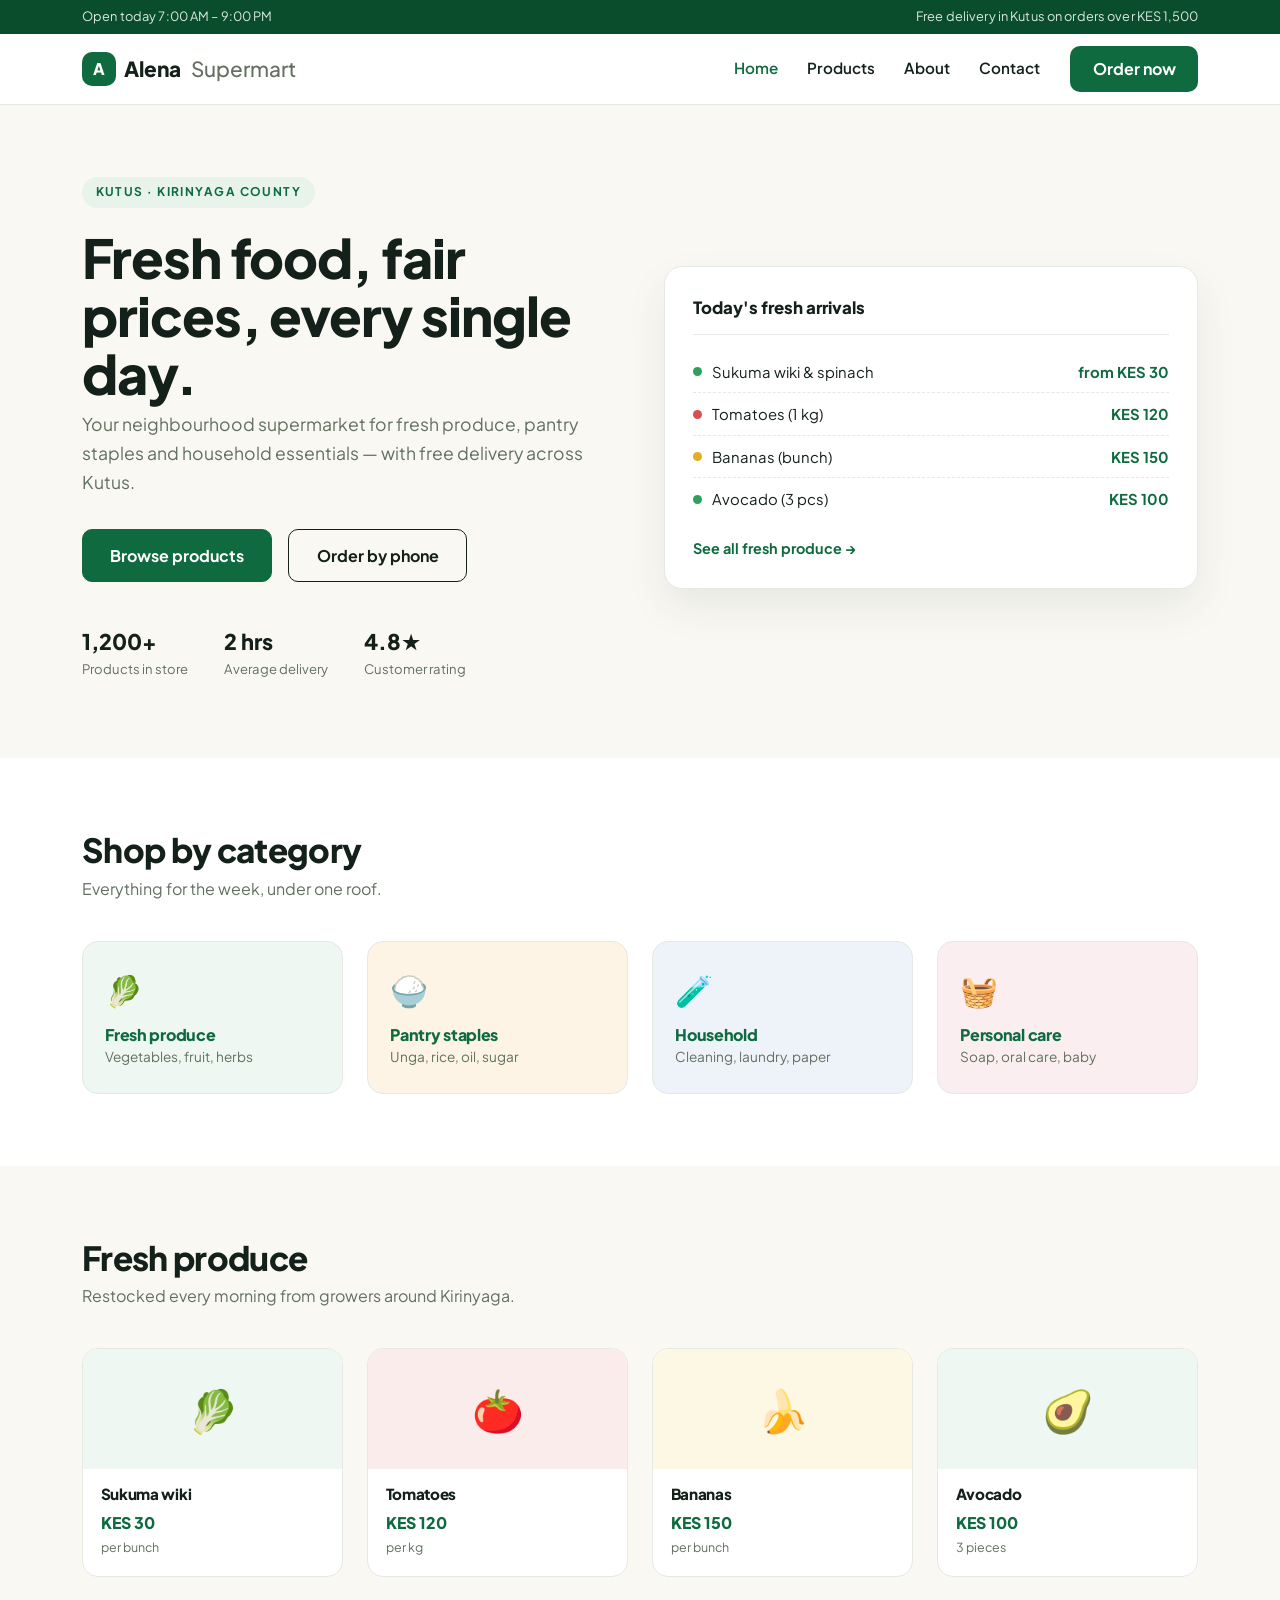
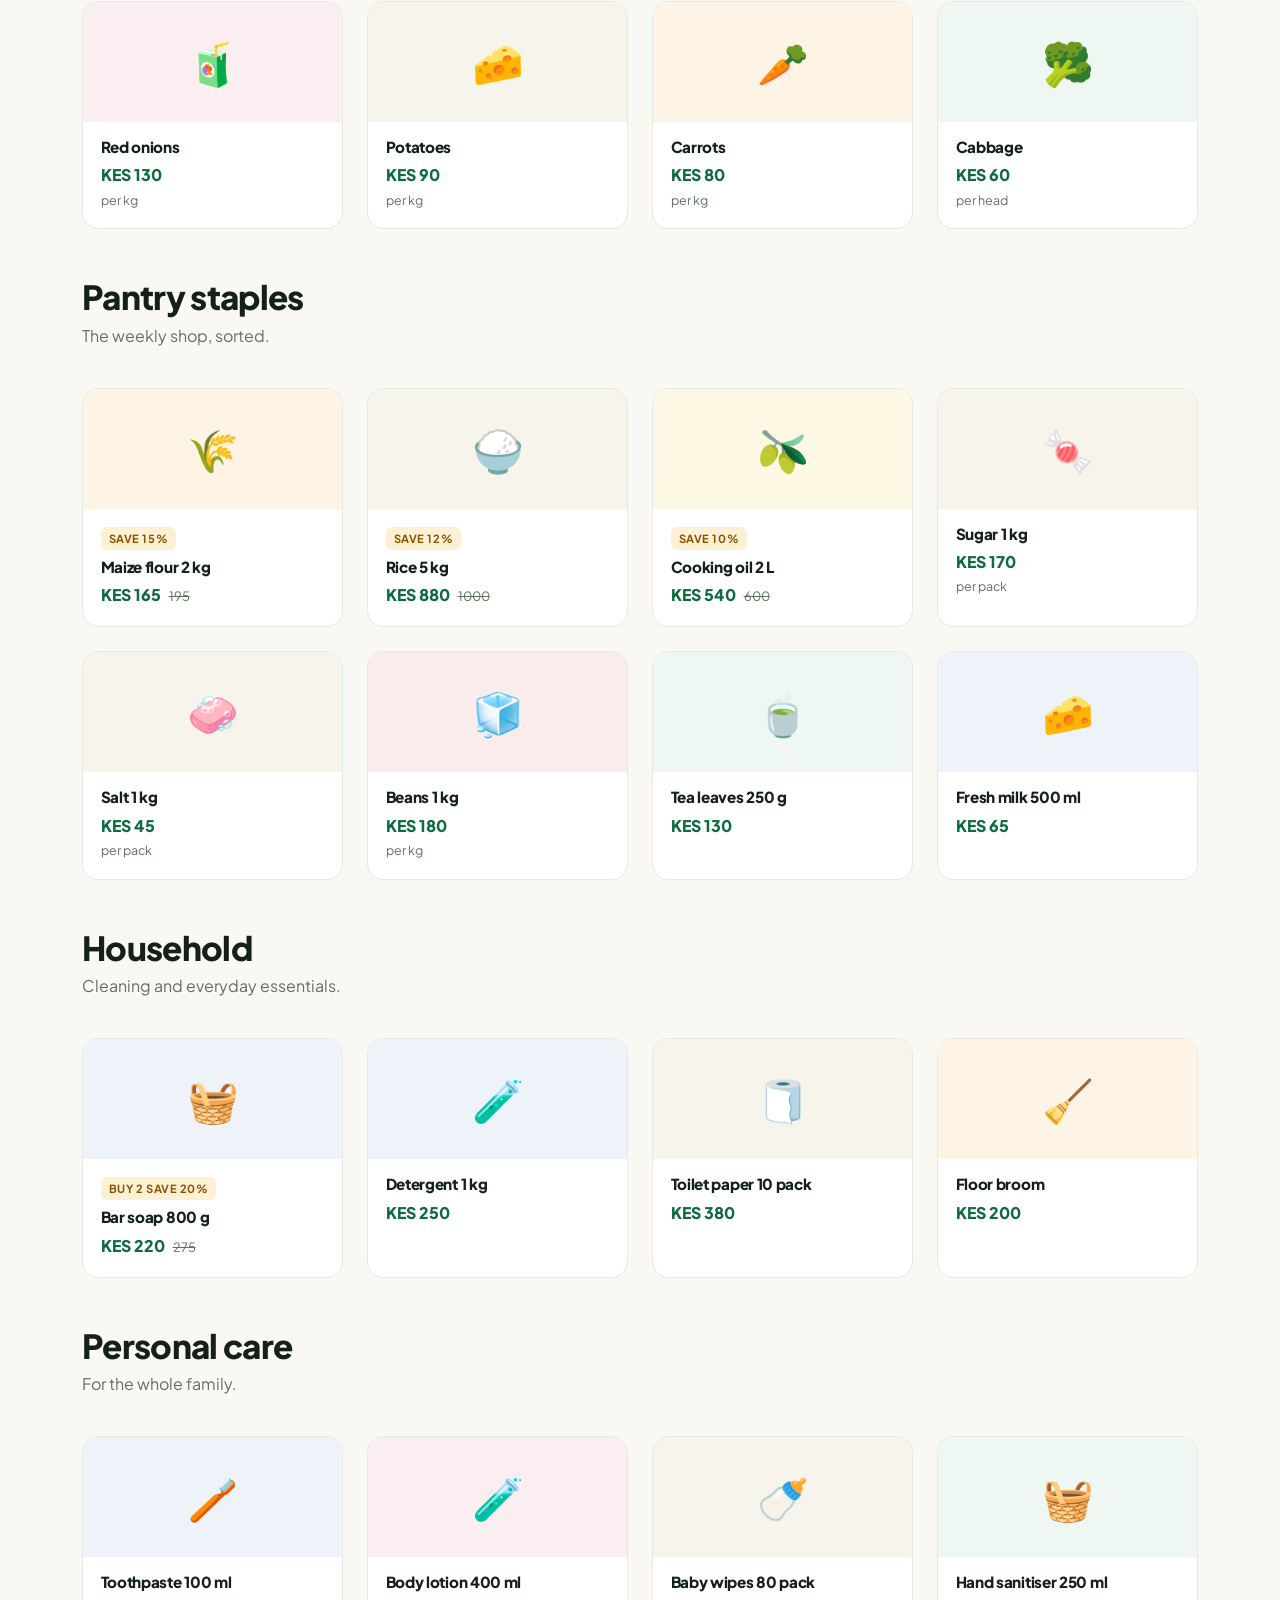
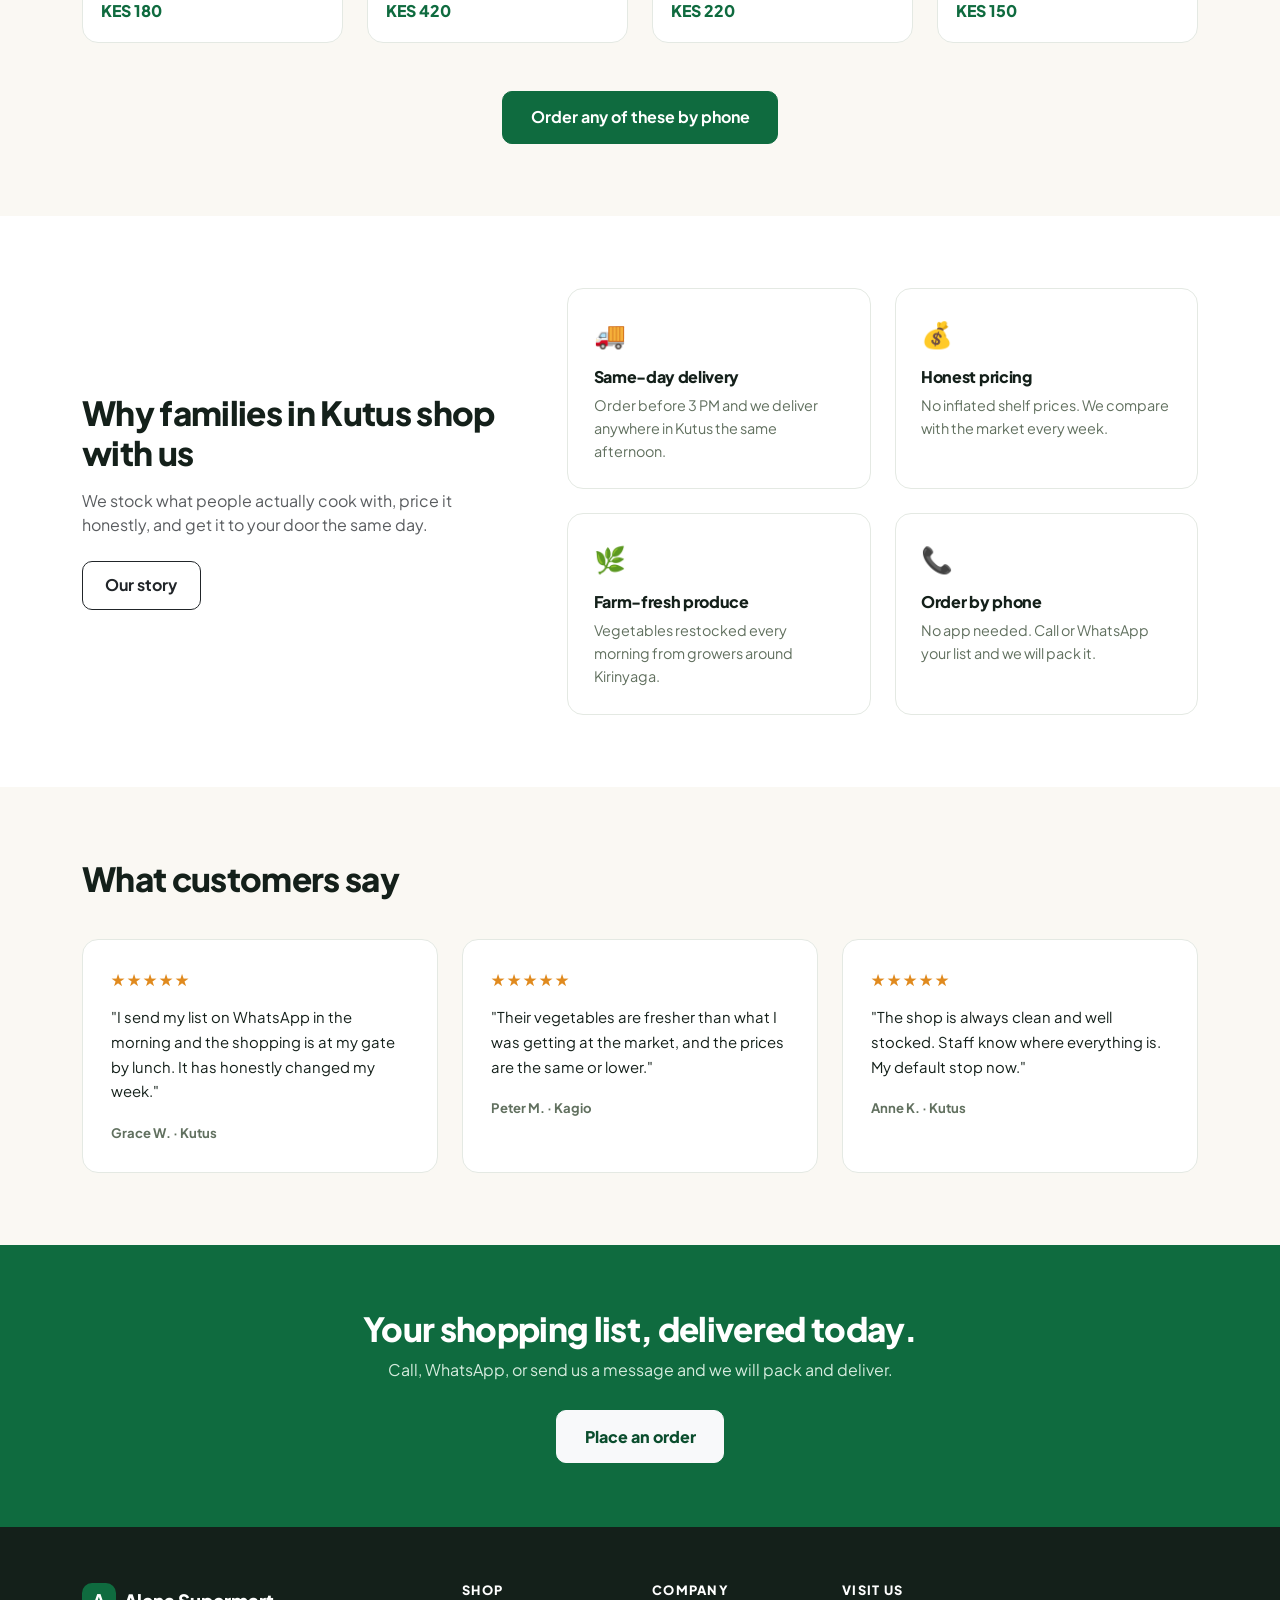
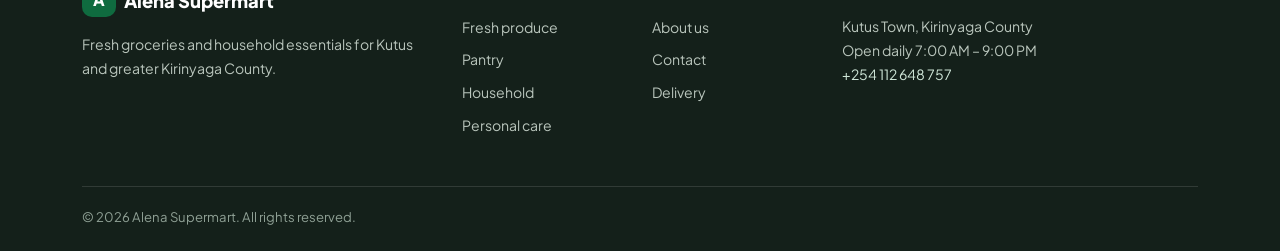
<file: index.html>
<!doctype html>
<html lang="en">
<head>
<meta charset="utf-8">
<meta name="viewport" content="width=device-width, initial-scale=1">
<title>Alena Supermart — Fresh Groceries in Kutus, Kirinyaga</title>
<meta name="description" content="Alena Supermart: fresh produce, pantry staples and household essentials in Kutus, Kirinyaga. Free delivery on orders over KES 1,500.">
<link rel="preconnect" href="https://fonts.googleapis.com">
<link rel="preconnect" href="https://fonts.gstatic.com" crossorigin>
<link href="https://fonts.googleapis.com/css2?family=Plus+Jakarta+Sans:wght@400;500;600;700;800&display=swap" rel="stylesheet">
<link href="https://cdn.jsdelivr.net/npm/bootstrap@5.3.3/dist/css/bootstrap.min.css" rel="stylesheet">
<link href="css/custom.css" rel="stylesheet">
</head>
<body>

<div class="topbar">
  <div class="container d-flex justify-content-between align-items-center">
    <span>Open today 7:00 AM – 9:00 PM</span>
    <span class="d-none d-md-inline">Free delivery in Kutus on orders over KES 1,500</span>
  </div>
</div>

<nav class="navbar navbar-expand-lg sticky-top site-nav">
  <div class="container">
    <a class="navbar-brand" href="index.html"><span class="brand-mark">A</span> Alena<span class="brand-thin">Supermart</span></a>
    <button class="navbar-toggler" type="button" data-bs-toggle="collapse" data-bs-target="#mainNav" aria-label="Menu">
      <span class="navbar-toggler-icon"></span>
    </button>
    <div class="collapse navbar-collapse" id="mainNav">
      <ul class="navbar-nav ms-auto align-items-lg-center">
        <li class="nav-item"><a class="nav-link active" href="index.html">Home</a></li>
        <li class="nav-item"><a class="nav-link" href="index.html#products">Products</a></li>
        <li class="nav-item"><a class="nav-link" href="about.html">About</a></li>
        <li class="nav-item"><a class="nav-link" href="contact.html">Contact</a></li>
        <li class="nav-item ms-lg-3"><a class="btn btn-order" href="contact.html">Order now</a></li>
      </ul>
    </div>
  </div>
</nav>

<header class="hero">
  <div class="container">
    <div class="row align-items-center g-5">
      <div class="col-lg-6">
        <span class="eyebrow">Kutus &middot; Kirinyaga County</span>
        <h1>Fresh food, fair prices, every single day.</h1>
        <p class="hero-sub">Your neighbourhood supermarket for fresh produce, pantry staples and household essentials &mdash; with free delivery across Kutus.</p>
        <div class="d-flex flex-wrap gap-3">
          <a href="#products" class="btn btn-primary btn-lg">Browse products</a>
          <a href="contact.html" class="btn btn-ghost btn-lg">Order by phone</a>
        </div>
        <div class="hero-stats">
          <div><strong>1,200+</strong><span>Products in store</span></div>
          <div><strong>2 hrs</strong><span>Average delivery</span></div>
          <div><strong>4.8&#9733;</strong><span>Customer rating</span></div>
        </div>
      </div>
      <div class="col-lg-6">
        <div class="hero-panel">
          <div class="hero-panel-head">Today's fresh arrivals</div>
          <ul class="arrivals">
            <li><span class="dot dot-green"></span>Sukuma wiki &amp; spinach <em>from KES 30</em></li>
            <li><span class="dot dot-red"></span>Tomatoes (1 kg) <em>KES 120</em></li>
            <li><span class="dot dot-yellow"></span>Bananas (bunch) <em>KES 150</em></li>
            <li><span class="dot dot-green"></span>Avocado (3 pcs) <em>KES 100</em></li>
          </ul>
          <a href="#products" class="panel-link">See all fresh produce &rarr;</a>
        </div>
      </div>
    </div>
  </div>
</header>

<section class="section">
  <div class="container">
    <div class="section-head">
      <h2>Shop by category</h2>
      <p>Everything for the week, under one roof.</p>
    </div>
    <div class="row g-4">
      <div class="col-6 col-lg-3">
        <a href="#fresh" class="cat-card cat-green">
          <span class="cat-emoji">&#129388;</span>
          <h3>Fresh produce</h3>
          <p>Vegetables, fruit, herbs</p>
        </a>
      </div>
      <div class="col-6 col-lg-3">
        <a href="#pantry" class="cat-card cat-amber">
          <span class="cat-emoji">&#127834;</span>
          <h3>Pantry staples</h3>
          <p>Unga, rice, oil, sugar</p>
        </a>
      </div>
      <div class="col-6 col-lg-3">
        <a href="#household" class="cat-card cat-blue">
          <span class="cat-emoji">&#129514;</span>
          <h3>Household</h3>
          <p>Cleaning, laundry, paper</p>
        </a>
      </div>
      <div class="col-6 col-lg-3">
        <a href="#care" class="cat-card cat-rose">
          <span class="cat-emoji">&#129530;</span>
          <h3>Personal care</h3>
          <p>Soap, oral care, baby</p>
        </a>
      </div>
    </div>
  </div>
</section>

<section class="section section-tint" id="products">
  <div class="container">

    <div class="section-head" id="fresh">
      <h2>Fresh produce</h2>
      <p>Restocked every morning from growers around Kirinyaga.</p>
    </div>
    <div class="row g-4 mb-5">
      <div class="col-6 col-md-4 col-lg-3">
        <div class="product-card">
          <div class="product-img pi-green">&#129388;</div>
          <div class="product-body"><h3>Sukuma wiki</h3><p class="product-price"><span class="now">KES 30</span></p><p class="unit">per bunch</p></div>
        </div>
      </div>
      <div class="col-6 col-md-4 col-lg-3">
        <div class="product-card">
          <div class="product-img pi-red">&#127813;</div>
          <div class="product-body"><h3>Tomatoes</h3><p class="product-price"><span class="now">KES 120</span></p><p class="unit">per kg</p></div>
        </div>
      </div>
      <div class="col-6 col-md-4 col-lg-3">
        <div class="product-card">
          <div class="product-img pi-yellow">&#127820;</div>
          <div class="product-body"><h3>Bananas</h3><p class="product-price"><span class="now">KES 150</span></p><p class="unit">per bunch</p></div>
        </div>
      </div>
      <div class="col-6 col-md-4 col-lg-3">
        <div class="product-card">
          <div class="product-img pi-green">&#129361;</div>
          <div class="product-body"><h3>Avocado</h3><p class="product-price"><span class="now">KES 100</span></p><p class="unit">3 pieces</p></div>
        </div>
      </div>
      <div class="col-6 col-md-4 col-lg-3">
        <div class="product-card">
          <div class="product-img pi-rose">&#129475;</div>
          <div class="product-body"><h3>Red onions</h3><p class="product-price"><span class="now">KES 130</span></p><p class="unit">per kg</p></div>
        </div>
      </div>
      <div class="col-6 col-md-4 col-lg-3">
        <div class="product-card">
          <div class="product-img pi-cream">&#129472;</div>
          <div class="product-body"><h3>Potatoes</h3><p class="product-price"><span class="now">KES 90</span></p><p class="unit">per kg</p></div>
        </div>
      </div>
      <div class="col-6 col-md-4 col-lg-3">
        <div class="product-card">
          <div class="product-img pi-amber">&#129365;</div>
          <div class="product-body"><h3>Carrots</h3><p class="product-price"><span class="now">KES 80</span></p><p class="unit">per kg</p></div>
        </div>
      </div>
      <div class="col-6 col-md-4 col-lg-3">
        <div class="product-card">
          <div class="product-img pi-green">&#129382;</div>
          <div class="product-body"><h3>Cabbage</h3><p class="product-price"><span class="now">KES 60</span></p><p class="unit">per head</p></div>
        </div>
      </div>
    </div>

    <div class="section-head" id="pantry">
      <h2>Pantry staples</h2>
      <p>The weekly shop, sorted.</p>
    </div>
    <div class="row g-4 mb-5">
      <div class="col-6 col-md-4 col-lg-3">
        <div class="product-card">
          <div class="product-img pi-amber">&#127806;</div>
          <div class="product-body"><span class="badge-offer">Save 15%</span><h3>Maize flour 2 kg</h3><p class="product-price"><span class="now">KES 165</span><span class="was">195</span></p></div>
        </div>
      </div>
      <div class="col-6 col-md-4 col-lg-3">
        <div class="product-card">
          <div class="product-img pi-cream">&#127834;</div>
          <div class="product-body"><span class="badge-offer">Save 12%</span><h3>Rice 5 kg</h3><p class="product-price"><span class="now">KES 880</span><span class="was">1000</span></p></div>
        </div>
      </div>
      <div class="col-6 col-md-4 col-lg-3">
        <div class="product-card">
          <div class="product-img pi-yellow">&#129746;</div>
          <div class="product-body"><span class="badge-offer">Save 10%</span><h3>Cooking oil 2 L</h3><p class="product-price"><span class="now">KES 540</span><span class="was">600</span></p></div>
        </div>
      </div>
      <div class="col-6 col-md-4 col-lg-3">
        <div class="product-card">
          <div class="product-img pi-cream">&#127852;</div>
          <div class="product-body"><h3>Sugar 1 kg</h3><p class="product-price"><span class="now">KES 170</span></p><p class="unit">per pack</p></div>
        </div>
      </div>
      <div class="col-6 col-md-4 col-lg-3">
        <div class="product-card">
          <div class="product-img pi-cream">&#129532;</div>
          <div class="product-body"><h3>Salt 1 kg</h3><p class="product-price"><span class="now">KES 45</span></p><p class="unit">per pack</p></div>
        </div>
      </div>
      <div class="col-6 col-md-4 col-lg-3">
        <div class="product-card">
          <div class="product-img pi-red">&#129482;</div>
          <div class="product-body"><h3>Beans 1 kg</h3><p class="product-price"><span class="now">KES 180</span></p><p class="unit">per kg</p></div>
        </div>
      </div>
      <div class="col-6 col-md-4 col-lg-3">
        <div class="product-card">
          <div class="product-img pi-green">&#127861;</div>
          <div class="product-body"><h3>Tea leaves 250 g</h3><p class="product-price"><span class="now">KES 130</span></p></div>
        </div>
      </div>
      <div class="col-6 col-md-4 col-lg-3">
        <div class="product-card">
          <div class="product-img pi-blue">&#129472;</div>
          <div class="product-body"><h3>Fresh milk 500 ml</h3><p class="product-price"><span class="now">KES 65</span></p></div>
        </div>
      </div>
    </div>

    <div class="section-head" id="household">
      <h2>Household</h2>
      <p>Cleaning and everyday essentials.</p>
    </div>
    <div class="row g-4 mb-5">
      <div class="col-6 col-md-4 col-lg-3">
        <div class="product-card">
          <div class="product-img pi-blue">&#129530;</div>
          <div class="product-body"><span class="badge-offer">Buy 2 save 20%</span><h3>Bar soap 800 g</h3><p class="product-price"><span class="now">KES 220</span><span class="was">275</span></p></div>
        </div>
      </div>
      <div class="col-6 col-md-4 col-lg-3">
        <div class="product-card">
          <div class="product-img pi-blue">&#129514;</div>
          <div class="product-body"><h3>Detergent 1 kg</h3><p class="product-price"><span class="now">KES 250</span></p></div>
        </div>
      </div>
      <div class="col-6 col-md-4 col-lg-3">
        <div class="product-card">
          <div class="product-img pi-cream">&#129531;</div>
          <div class="product-body"><h3>Toilet paper 10 pack</h3><p class="product-price"><span class="now">KES 380</span></p></div>
        </div>
      </div>
      <div class="col-6 col-md-4 col-lg-3">
        <div class="product-card">
          <div class="product-img pi-amber">&#129529;</div>
          <div class="product-body"><h3>Floor broom</h3><p class="product-price"><span class="now">KES 200</span></p></div>
        </div>
      </div>
    </div>

    <div class="section-head" id="care">
      <h2>Personal care</h2>
      <p>For the whole family.</p>
    </div>
    <div class="row g-4">
      <div class="col-6 col-md-4 col-lg-3">
        <div class="product-card">
          <div class="product-img pi-blue">&#129701;</div>
          <div class="product-body"><h3>Toothpaste 100 ml</h3><p class="product-price"><span class="now">KES 180</span></p></div>
        </div>
      </div>
      <div class="col-6 col-md-4 col-lg-3">
        <div class="product-card">
          <div class="product-img pi-rose">&#129514;</div>
          <div class="product-body"><h3>Body lotion 400 ml</h3><p class="product-price"><span class="now">KES 420</span></p></div>
        </div>
      </div>
      <div class="col-6 col-md-4 col-lg-3">
        <div class="product-card">
          <div class="product-img pi-cream">&#127868;</div>
          <div class="product-body"><h3>Baby wipes 80 pack</h3><p class="product-price"><span class="now">KES 220</span></p></div>
        </div>
      </div>
      <div class="col-6 col-md-4 col-lg-3">
        <div class="product-card">
          <div class="product-img pi-green">&#129530;</div>
          <div class="product-body"><h3>Hand sanitiser 250 ml</h3><p class="product-price"><span class="now">KES 150</span></p></div>
        </div>
      </div>
    </div>

    <div class="text-center mt-5">
      <a href="contact.html" class="btn btn-primary btn-lg">Order any of these by phone</a>
    </div>
  </div>
</section>

<section class="section">
  <div class="container">
    <div class="row g-5 align-items-center">
      <div class="col-lg-5">
        <h2 class="mb-3">Why families in Kutus shop with us</h2>
        <p class="text-muted mb-4">We stock what people actually cook with, price it honestly, and get it to your door the same day.</p>
        <a href="about.html" class="btn btn-outline-dark">Our story</a>
      </div>
      <div class="col-lg-7">
        <div class="row g-4">
          <div class="col-sm-6">
            <div class="value-card"><span class="value-icon">&#128666;</span><h3>Same-day delivery</h3><p>Order before 3 PM and we deliver anywhere in Kutus the same afternoon.</p></div>
          </div>
          <div class="col-sm-6">
            <div class="value-card"><span class="value-icon">&#128176;</span><h3>Honest pricing</h3><p>No inflated shelf prices. We compare with the market every week.</p></div>
          </div>
          <div class="col-sm-6">
            <div class="value-card"><span class="value-icon">&#127807;</span><h3>Farm-fresh produce</h3><p>Vegetables restocked every morning from growers around Kirinyaga.</p></div>
          </div>
          <div class="col-sm-6">
            <div class="value-card"><span class="value-icon">&#128222;</span><h3>Order by phone</h3><p>No app needed. Call or WhatsApp your list and we will pack it.</p></div>
          </div>
        </div>
      </div>
    </div>
  </div>
</section>

<section class="section section-tint">
  <div class="container">
    <div class="section-head">
      <h2>What customers say</h2>
    </div>
    <div class="row g-4">
      <div class="col-md-4">
        <div class="quote-card">
          <div class="stars">&#9733;&#9733;&#9733;&#9733;&#9733;</div>
          <p>"I send my list on WhatsApp in the morning and the shopping is at my gate by lunch. It has honestly changed my week."</p>
          <span class="quote-name">Grace W. &middot; Kutus</span>
        </div>
      </div>
      <div class="col-md-4">
        <div class="quote-card">
          <div class="stars">&#9733;&#9733;&#9733;&#9733;&#9733;</div>
          <p>"Their vegetables are fresher than what I was getting at the market, and the prices are the same or lower."</p>
          <span class="quote-name">Peter M. &middot; Kagio</span>
        </div>
      </div>
      <div class="col-md-4">
        <div class="quote-card">
          <div class="stars">&#9733;&#9733;&#9733;&#9733;&#9733;</div>
          <p>"The shop is always clean and well stocked. Staff know where everything is. My default stop now."</p>
          <span class="quote-name">Anne K. &middot; Kutus</span>
        </div>
      </div>
    </div>
  </div>
</section>

<section class="cta-band">
  <div class="container text-center">
    <h2>Your shopping list, delivered today.</h2>
    <p>Call, WhatsApp, or send us a message and we will pack and deliver.</p>
    <a href="contact.html" class="btn btn-light btn-lg">Place an order</a>
  </div>
</section>

<footer class="site-footer">
  <div class="container">
    <div class="row g-4">
      <div class="col-lg-4">
        <a class="footer-brand" href="index.html"><span class="brand-mark">A</span> Alena Supermart</a>
        <p class="footer-text mt-3">Fresh groceries and household essentials for Kutus and greater Kirinyaga County.</p>
      </div>
      <div class="col-6 col-lg-2">
        <h4>Shop</h4>
        <ul>
          <li><a href="#fresh">Fresh produce</a></li>
          <li><a href="#pantry">Pantry</a></li>
          <li><a href="#household">Household</a></li>
          <li><a href="#care">Personal care</a></li>
        </ul>
      </div>
      <div class="col-6 col-lg-2">
        <h4>Company</h4>
        <ul>
          <li><a href="about.html">About us</a></li>
          <li><a href="contact.html">Contact</a></li>
          <li><a href="contact.html">Delivery</a></li>
        </ul>
      </div>
      <div class="col-lg-4">
        <h4>Visit us</h4>
        <p class="footer-text">Kutus Town, Kirinyaga County<br>Open daily 7:00 AM &ndash; 9:00 PM<br><a href="tel:+254112648757">+254 112 648 757</a></p>
      </div>
    </div>
    <div class="footer-bottom">&copy; <span id="year"></span> Alena Supermart. All rights reserved.</div>
  </div>
</footer>

<script src="https://cdn.jsdelivr.net/npm/bootstrap@5.3.3/dist/js/bootstrap.bundle.min.js"></script>
<script src="js/main.js"></script>
</body>
</html>
</file>
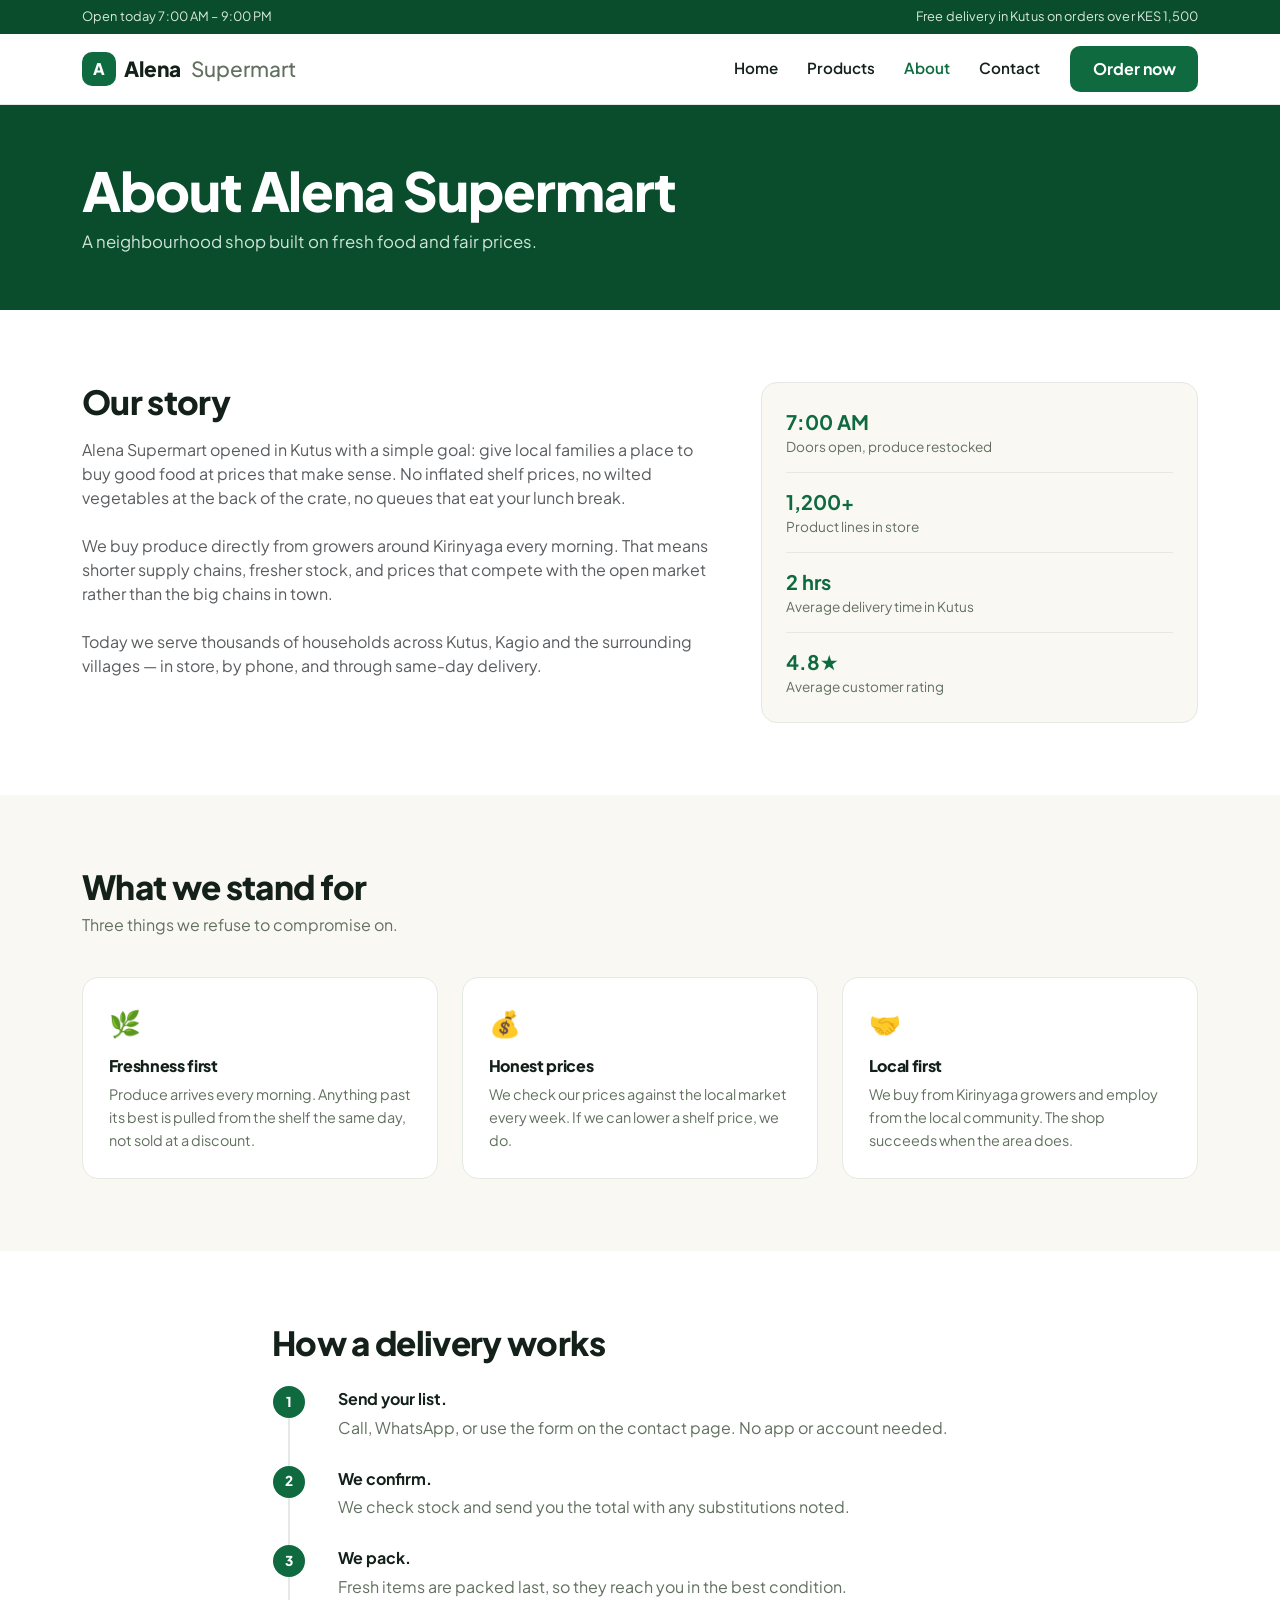
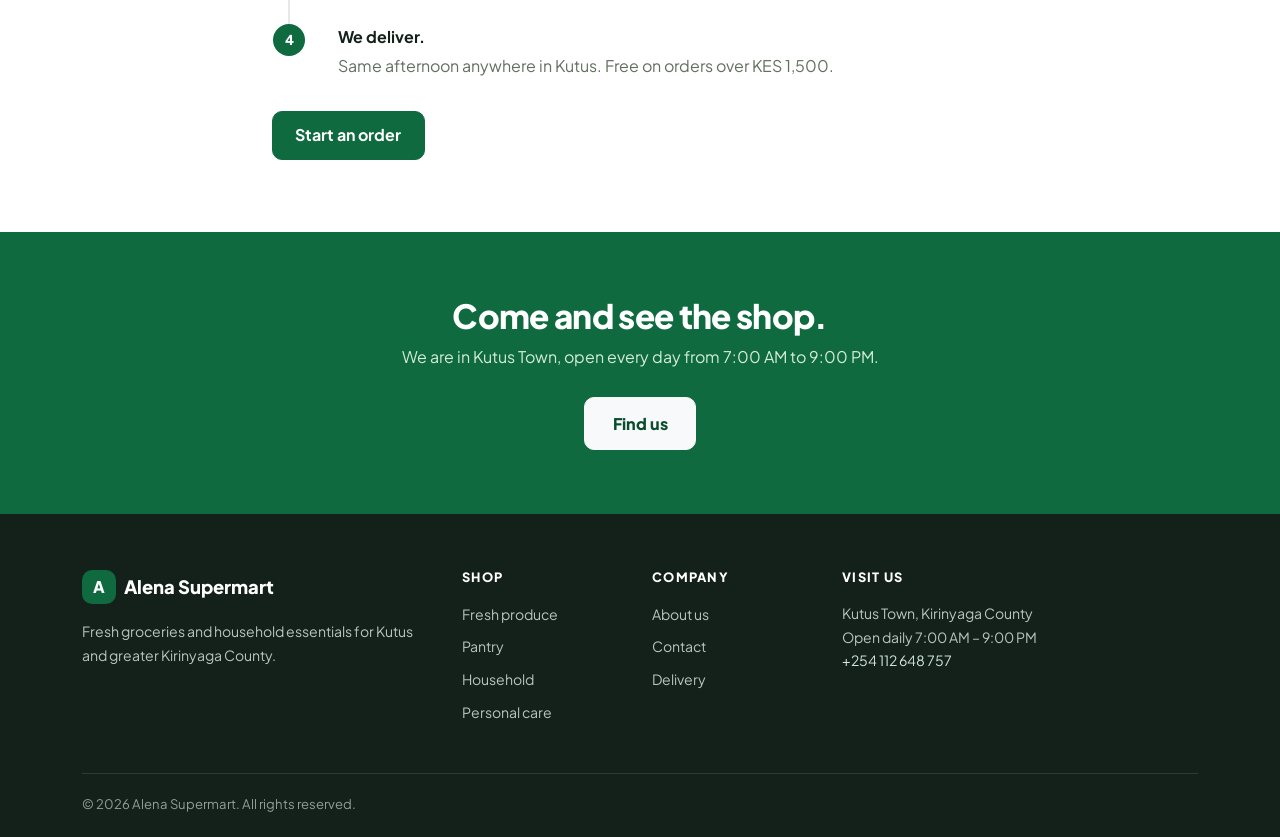
<file: about.html>
<!doctype html>
<html lang="en">
<head>
<meta charset="utf-8">
<meta name="viewport" content="width=device-width, initial-scale=1">
<title>About — Alena Supermart</title>
<meta name="description" content="Alena Supermart has served Kutus and Kirinyaga County with fresh groceries, fair prices and same-day delivery.">
<link rel="preconnect" href="https://fonts.googleapis.com">
<link rel="preconnect" href="https://fonts.gstatic.com" crossorigin>
<link href="https://fonts.googleapis.com/css2?family=Plus+Jakarta+Sans:wght@400;500;600;700;800&display=swap" rel="stylesheet">
<link href="https://cdn.jsdelivr.net/npm/bootstrap@5.3.3/dist/css/bootstrap.min.css" rel="stylesheet">
<link href="css/custom.css" rel="stylesheet">
</head>
<body>

<div class="topbar">
  <div class="container d-flex justify-content-between align-items-center">
    <span>Open today 7:00 AM &ndash; 9:00 PM</span>
    <span class="d-none d-md-inline">Free delivery in Kutus on orders over KES 1,500</span>
  </div>
</div>

<nav class="navbar navbar-expand-lg sticky-top site-nav">
  <div class="container">
    <a class="navbar-brand" href="index.html"><span class="brand-mark">A</span> Alena<span class="brand-thin">Supermart</span></a>
    <button class="navbar-toggler" type="button" data-bs-toggle="collapse" data-bs-target="#mainNav" aria-label="Menu">
      <span class="navbar-toggler-icon"></span>
    </button>
    <div class="collapse navbar-collapse" id="mainNav">
      <ul class="navbar-nav ms-auto align-items-lg-center">
        <li class="nav-item"><a class="nav-link" href="index.html">Home</a></li>
        <li class="nav-item"><a class="nav-link" href="index.html#products">Products</a></li>
        <li class="nav-item"><a class="nav-link active" href="about.html">About</a></li>
        <li class="nav-item"><a class="nav-link" href="contact.html">Contact</a></li>
        <li class="nav-item ms-lg-3"><a class="btn btn-order" href="contact.html">Order now</a></li>
      </ul>
    </div>
  </div>
</nav>

<header class="page-head">
  <div class="container">
    <h1>About Alena Supermart</h1>
    <p>A neighbourhood shop built on fresh food and fair prices.</p>
  </div>
</header>

<section class="section">
  <div class="container">
    <div class="row g-5 align-items-start">
      <div class="col-lg-7">
        <h2 class="mb-3">Our story</h2>
        <p class="text-muted mb-4">Alena Supermart opened in Kutus with a simple goal: give local families a place to buy good food at prices that make sense. No inflated shelf prices, no wilted vegetables at the back of the crate, no queues that eat your lunch break.</p>
        <p class="text-muted mb-4">We buy produce directly from growers around Kirinyaga every morning. That means shorter supply chains, fresher stock, and prices that compete with the open market rather than the big chains in town.</p>
        <p class="text-muted">Today we serve thousands of households across Kutus, Kagio and the surrounding villages &mdash; in store, by phone, and through same-day delivery.</p>
      </div>
      <div class="col-lg-5">
        <div class="stat-card">
          <div class="stat-row"><strong>7:00 AM</strong><span>Doors open, produce restocked</span></div>
          <div class="stat-row"><strong>1,200+</strong><span>Product lines in store</span></div>
          <div class="stat-row"><strong>2 hrs</strong><span>Average delivery time in Kutus</span></div>
          <div class="stat-row"><strong>4.8&#9733;</strong><span>Average customer rating</span></div>
        </div>
      </div>
    </div>
  </div>
</section>

<section class="section section-tint">
  <div class="container">
    <div class="section-head">
      <h2>What we stand for</h2>
      <p>Three things we refuse to compromise on.</p>
    </div>
    <div class="row g-4">
      <div class="col-md-4">
        <div class="value-card h-100">
          <span class="value-icon">&#127807;</span>
          <h3>Freshness first</h3>
          <p>Produce arrives every morning. Anything past its best is pulled from the shelf the same day, not sold at a discount.</p>
        </div>
      </div>
      <div class="col-md-4">
        <div class="value-card h-100">
          <span class="value-icon">&#128176;</span>
          <h3>Honest prices</h3>
          <p>We check our prices against the local market every week. If we can lower a shelf price, we do.</p>
        </div>
      </div>
      <div class="col-md-4">
        <div class="value-card h-100">
          <span class="value-icon">&#129309;</span>
          <h3>Local first</h3>
          <p>We buy from Kirinyaga growers and employ from the local community. The shop succeeds when the area does.</p>
        </div>
      </div>
    </div>
  </div>
</section>

<section class="section">
  <div class="container">
    <div class="row justify-content-center">
      <div class="col-lg-8">
        <h2 class="mb-4">How a delivery works</h2>
        <ol class="steps">
          <li><strong>Send your list.</strong> Call, WhatsApp, or use the form on the contact page. No app or account needed.</li>
          <li><strong>We confirm.</strong> We check stock and send you the total with any substitutions noted.</li>
          <li><strong>We pack.</strong> Fresh items are packed last, so they reach you in the best condition.</li>
          <li><strong>We deliver.</strong> Same afternoon anywhere in Kutus. Free on orders over KES 1,500.</li>
        </ol>
        <a href="contact.html" class="btn btn-primary mt-3">Start an order</a>
      </div>
    </div>
  </div>
</section>

<section class="cta-band">
  <div class="container text-center">
    <h2>Come and see the shop.</h2>
    <p>We are in Kutus Town, open every day from 7:00 AM to 9:00 PM.</p>
    <a href="contact.html" class="btn btn-light btn-lg">Find us</a>
  </div>
</section>

<footer class="site-footer">
  <div class="container">
    <div class="row g-4">
      <div class="col-lg-4">
        <a class="footer-brand" href="index.html"><span class="brand-mark">A</span> Alena Supermart</a>
        <p class="footer-text mt-3">Fresh groceries and household essentials for Kutus and greater Kirinyaga County.</p>
      </div>
      <div class="col-6 col-lg-2">
        <h4>Shop</h4>
        <ul>
          <li><a href="index.html#fresh">Fresh produce</a></li>
          <li><a href="index.html#pantry">Pantry</a></li>
          <li><a href="index.html#household">Household</a></li>
          <li><a href="index.html#care">Personal care</a></li>
        </ul>
      </div>
      <div class="col-6 col-lg-2">
        <h4>Company</h4>
        <ul>
          <li><a href="about.html">About us</a></li>
          <li><a href="contact.html">Contact</a></li>
          <li><a href="contact.html">Delivery</a></li>
        </ul>
      </div>
      <div class="col-lg-4">
        <h4>Visit us</h4>
        <p class="footer-text">Kutus Town, Kirinyaga County<br>Open daily 7:00 AM &ndash; 9:00 PM<br><a href="tel:+254112648757">+254 112 648 757</a></p>
      </div>
    </div>
    <div class="footer-bottom">&copy; <span id="year"></span> Alena Supermart. All rights reserved.</div>
  </div>
</footer>

<script src="https://cdn.jsdelivr.net/npm/bootstrap@5.3.3/dist/js/bootstrap.bundle.min.js"></script>
<script src="js/main.js"></script>
</body>
</html>
</file>
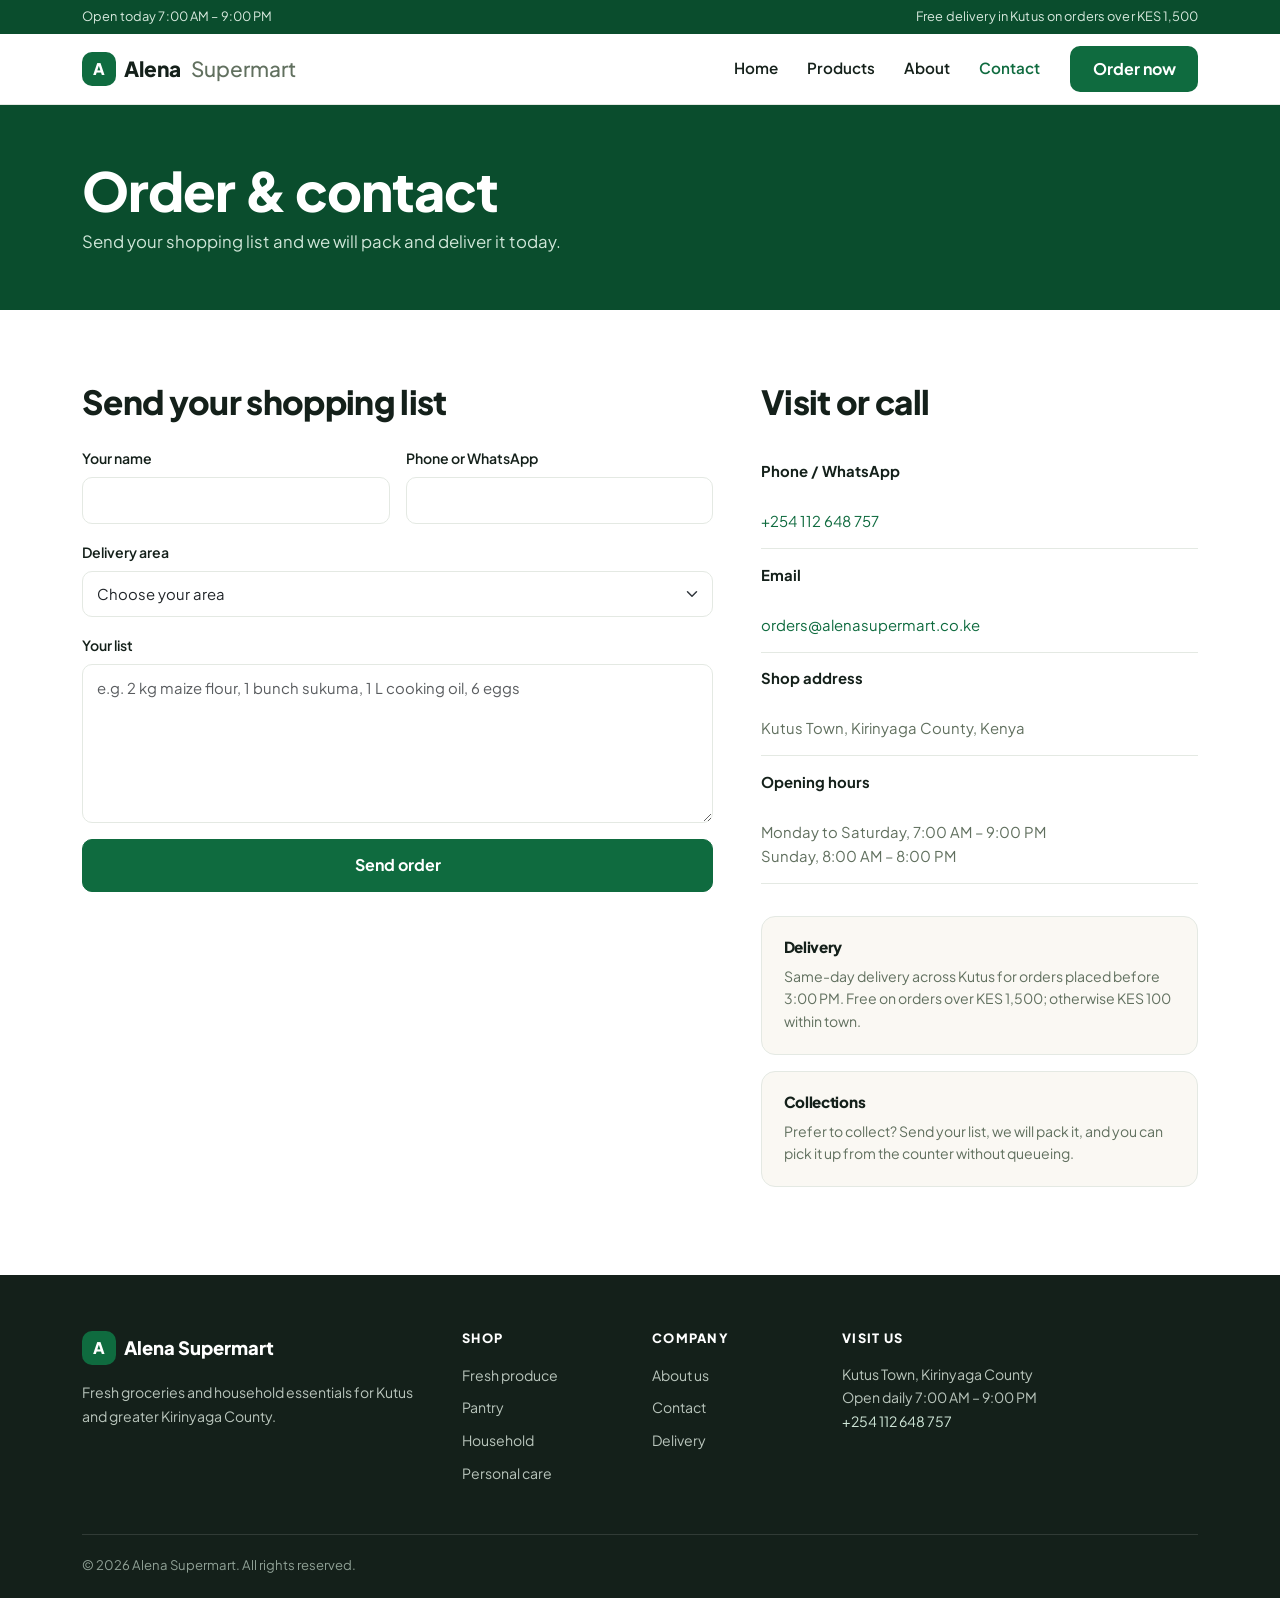
<file: contact.html>
<!doctype html>
<html lang="en">
<head>
<meta charset="utf-8">
<meta name="viewport" content="width=device-width, initial-scale=1">
<title>Contact &amp; Delivery — Alena Supermart</title>
<meta name="description" content="Order groceries from Alena Supermart in Kutus. Call, WhatsApp, or send your list. Same-day delivery.">
<link rel="preconnect" href="https://fonts.googleapis.com">
<link rel="preconnect" href="https://fonts.gstatic.com" crossorigin>
<link href="https://fonts.googleapis.com/css2?family=Plus+Jakarta+Sans:wght@400;500;600;700;800&display=swap" rel="stylesheet">
<link href="https://cdn.jsdelivr.net/npm/bootstrap@5.3.3/dist/css/bootstrap.min.css" rel="stylesheet">
<link href="css/custom.css" rel="stylesheet">
</head>
<body>

<div class="topbar">
  <div class="container d-flex justify-content-between align-items-center">
    <span>Open today 7:00 AM &ndash; 9:00 PM</span>
    <span class="d-none d-md-inline">Free delivery in Kutus on orders over KES 1,500</span>
  </div>
</div>

<nav class="navbar navbar-expand-lg sticky-top site-nav">
  <div class="container">
    <a class="navbar-brand" href="index.html"><span class="brand-mark">A</span> Alena<span class="brand-thin">Supermart</span></a>
    <button class="navbar-toggler" type="button" data-bs-toggle="collapse" data-bs-target="#mainNav" aria-label="Menu">
      <span class="navbar-toggler-icon"></span>
    </button>
    <div class="collapse navbar-collapse" id="mainNav">
      <ul class="navbar-nav ms-auto align-items-lg-center">
        <li class="nav-item"><a class="nav-link" href="index.html">Home</a></li>
        <li class="nav-item"><a class="nav-link" href="index.html#products">Products</a></li>
        <li class="nav-item"><a class="nav-link" href="about.html">About</a></li>
        <li class="nav-item"><a class="nav-link active" href="contact.html">Contact</a></li>
        <li class="nav-item ms-lg-3"><a class="btn btn-order" href="contact.html">Order now</a></li>
      </ul>
    </div>
  </div>
</nav>

<header class="page-head">
  <div class="container">
    <h1>Order &amp; contact</h1>
    <p>Send your shopping list and we will pack and deliver it today.</p>
  </div>
</header>

<main class="section">
  <div class="container">
    <div class="row g-5">

      <div class="col-lg-7">
        <h2 class="mb-4">Send your shopping list</h2>
        <form id="contactForm" class="needs-validation" novalidate>
          <div class="row g-3">
            <div class="col-md-6">
              <label for="name" class="form-label">Your name</label>
              <input type="text" class="form-control" id="name" required>
              <div class="invalid-feedback">Please enter your name.</div>
            </div>
            <div class="col-md-6">
              <label for="phone" class="form-label">Phone or WhatsApp</label>
              <input type="tel" class="form-control" id="phone" required>
              <div class="invalid-feedback">Please enter a phone number.</div>
            </div>
            <div class="col-12">
              <label for="area" class="form-label">Delivery area</label>
              <select class="form-select" id="area" required>
                <option value="">Choose your area</option>
                <option>Kutus Town</option>
                <option>Kagio</option>
                <option>Kutus outskirts</option>
                <option>I will collect in store</option>
              </select>
              <div class="invalid-feedback">Please choose a delivery area.</div>
            </div>
            <div class="col-12">
              <label for="list" class="form-label">Your list</label>
              <textarea class="form-control" id="list" rows="6" placeholder="e.g. 2 kg maize flour, 1 bunch sukuma, 1 L cooking oil, 6 eggs" required></textarea>
              <div class="invalid-feedback">Please enter what you need.</div>
            </div>
            <div class="col-12">
              <button type="submit" class="btn btn-primary btn-lg w-100">Send order</button>
              <p id="formStatus" class="form-success mt-3 mb-0 d-none">Thank you &mdash; we have your list and will call you to confirm the total.</p>
            </div>
          </div>
        </form>
      </div>

      <div class="col-lg-5">
        <h2 class="mb-4">Visit or call</h2>
        <ul class="contact-list">
          <li><strong>Phone / WhatsApp</strong><br><a href="tel:+254112648757">+254 112 648 757</a></li>
          <li><strong>Email</strong><br><a href="mailto:orders@alenasupermart.co.ke">orders@alenasupermart.co.ke</a></li>
          <li><strong>Shop address</strong><br>Kutus Town, Kirinyaga County, Kenya</li>
          <li><strong>Opening hours</strong><br>Monday to Saturday, 7:00 AM &ndash; 9:00 PM<br>Sunday, 8:00 AM &ndash; 8:00 PM</li>
        </ul>

        <div class="info-card">
          <h3>Delivery</h3>
          <p>Same-day delivery across Kutus for orders placed before 3:00 PM. Free on orders over KES 1,500; otherwise KES 100 within town.</p>
        </div>

        <div class="info-card">
          <h3>Collections</h3>
          <p>Prefer to collect? Send your list, we will pack it, and you can pick it up from the counter without queueing.</p>
        </div>
      </div>

    </div>
  </div>
</main>

<footer class="site-footer">
  <div class="container">
    <div class="row g-4">
      <div class="col-lg-4">
        <a class="footer-brand" href="index.html"><span class="brand-mark">A</span> Alena Supermart</a>
        <p class="footer-text mt-3">Fresh groceries and household essentials for Kutus and greater Kirinyaga County.</p>
      </div>
      <div class="col-6 col-lg-2">
        <h4>Shop</h4>
        <ul>
          <li><a href="index.html#fresh">Fresh produce</a></li>
          <li><a href="index.html#pantry">Pantry</a></li>
          <li><a href="index.html#household">Household</a></li>
          <li><a href="index.html#care">Personal care</a></li>
        </ul>
      </div>
      <div class="col-6 col-lg-2">
        <h4>Company</h4>
        <ul>
          <li><a href="about.html">About us</a></li>
          <li><a href="contact.html">Contact</a></li>
          <li><a href="contact.html">Delivery</a></li>
        </ul>
      </div>
      <div class="col-lg-4">
        <h4>Visit us</h4>
        <p class="footer-text">Kutus Town, Kirinyaga County<br>Open daily 7:00 AM &ndash; 9:00 PM<br><a href="tel:+254112648757">+254 112 648 757</a></p>
      </div>
    </div>
    <div class="footer-bottom">&copy; <span id="year"></span> Alena Supermart. All rights reserved.</div>
  </div>
</footer>

<script src="https://cdn.jsdelivr.net/npm/bootstrap@5.3.3/dist/js/bootstrap.bundle.min.js"></script>
<script src="js/main.js"></script>
</body>
</html>
</file>
<file: css/custom.css>
:root {
  --green: #0f6b3f;
  --green-dark: #0a4d2d;
  --green-soft: #e8f3ec;
  --amber: #e08a1e;
  --ink: #14201a;
  --muted: #61705f;
  --line: #e4e9e3;
  --cream: #faf8f3;
}

body {
  font-family: 'Plus Jakarta Sans', system-ui, -apple-system, 'Segoe UI', sans-serif;
  color: var(--ink);
  background: #fff;
  -webkit-font-smoothing: antialiased;
}

h1, h2, h3, h4 { font-weight: 800; letter-spacing: -0.02em; }
h1 { font-size: clamp(2rem, 4.2vw, 3.4rem); line-height: 1.08; }
h2 { font-size: clamp(1.5rem, 2.6vw, 2.15rem); }
a { color: var(--green); text-decoration: none; }
a:hover { color: var(--green-dark); }

/* Top bar */
.topbar {
  background: var(--green-dark);
  color: #d8e9de;
  font-size: 0.8rem;
  padding: 0.45rem 0;
  letter-spacing: 0.01em;
}

/* Navbar */
.site-nav {
  background: #fff;
  border-bottom: 1px solid var(--line);
  padding: 0.75rem 0;
}
.site-nav .navbar-brand {
  font-weight: 800;
  font-size: 1.3rem;
  color: var(--ink);
  display: flex;
  align-items: center;
  gap: 0.5rem;
}
.brand-mark {
  display: inline-grid;
  place-items: center;
  width: 34px; height: 34px;
  border-radius: 10px;
  background: var(--green);
  color: #fff;
  font-weight: 800;
  font-size: 1rem;
}
.brand-thin { font-weight: 500; color: var(--muted); margin-left: 0.15rem; }
.site-nav .nav-link {
  color: var(--ink);
  font-weight: 600;
  font-size: 0.95rem;
  padding: 0.5rem 0.9rem !important;
}
.site-nav .nav-link:hover,
.site-nav .nav-link.active { color: var(--green); }
.navbar-toggler { border: 1px solid var(--line); padding: 0.35rem 0.55rem; }
.btn-order {
  background: var(--green);
  color: #fff;
  font-weight: 700;
  border-radius: 999px;
  padding: 0.55rem 1.25rem;
  border: 0;
}
.btn-order:hover { background: var(--green-dark); color: #fff; }

/* Buttons */
.btn { border-radius: 10px; font-weight: 700; padding: 0.7rem 1.4rem; }
.btn-lg { padding: 0.85rem 1.7rem; font-size: 1rem; }
.btn-primary {
  --bs-btn-bg: var(--green);
  --bs-btn-border-color: var(--green);
  --bs-btn-hover-bg: var(--green-dark);
  --bs-btn-hover-border-color: var(--green-dark);
  --bs-btn-active-bg: var(--green-dark);
  --bs-btn-active-border-color: var(--green-dark);
}
.btn-ghost {
  border: 1.5px solid var(--ink);
  color: var(--ink);
  background: transparent;
}
.btn-ghost:hover { background: var(--ink); color: #fff; }
.btn-outline-dark { border-width: 1.5px; }

/* Hero */
.hero { background: var(--cream); padding: 4.5rem 0 5rem; }
.eyebrow {
  display: inline-block;
  font-size: 0.75rem;
  font-weight: 700;
  letter-spacing: 0.12em;
  text-transform: uppercase;
  color: var(--green);
  background: var(--green-soft);
  padding: 0.4rem 0.85rem;
  border-radius: 999px;
  margin-bottom: 1.25rem;
}
.hero-sub {
  font-size: 1.1rem;
  color: var(--muted);
  max-width: 34rem;
  margin-bottom: 2rem;
  line-height: 1.65;
}
.hero-stats {
  display: flex;
  gap: 2.25rem;
  margin-top: 2.75rem;
  flex-wrap: wrap;
}
.hero-stats div { display: flex; flex-direction: column; }
.hero-stats strong { font-size: 1.35rem; font-weight: 800; }
.hero-stats span { font-size: 0.82rem; color: var(--muted); }

.hero-panel {
  background: #fff;
  border: 1px solid var(--line);
  border-radius: 18px;
  padding: 1.75rem;
  box-shadow: 0 18px 40px rgba(15, 55, 35, 0.08);
}
.hero-panel-head {
  font-weight: 800;
  font-size: 1.05rem;
  margin-bottom: 1rem;
  padding-bottom: 0.85rem;
  border-bottom: 1px solid var(--line);
}
.arrivals { list-style: none; padding: 0; margin: 0 0 1rem; }
.arrivals li {
  display: flex;
  align-items: center;
  gap: 0.65rem;
  padding: 0.6rem 0;
  font-size: 0.93rem;
  border-bottom: 1px dashed var(--line);
}
.arrivals li:last-child { border-bottom: 0; }
.arrivals em { margin-left: auto; font-style: normal; font-weight: 700; color: var(--green); }
.dot { width: 9px; height: 9px; border-radius: 50%; flex: 0 0 auto; }
.dot-green { background: #2f9e5f; }
.dot-red { background: #d94f4f; }
.dot-yellow { background: #e0b020; }
.panel-link { font-weight: 700; font-size: 0.9rem; }

/* Sections */
.section { padding: 4.5rem 0; }
.section-tint { background: var(--cream); }
.section-head { margin-bottom: 2.5rem; }
.section-head h2 { margin-bottom: 0.4rem; }
.section-head p { color: var(--muted); margin: 0; }

/* Category cards */
.cat-card {
  display: block;
  border-radius: 16px;
  padding: 1.6rem 1.4rem;
  height: 100%;
  border: 1px solid var(--line);
  background: #fff;
  transition: transform .18s ease, box-shadow .18s ease;
}
.cat-card:hover { transform: translateY(-4px); box-shadow: 0 14px 30px rgba(15,55,35,.09); }
.cat-card h3 { font-size: 1rem; margin: 0.75rem 0 0.2rem; }
.cat-card p { font-size: 0.85rem; color: var(--muted); margin: 0; }
.cat-emoji { font-size: 1.9rem; }
.cat-green { background: #eef7f1; }
.cat-amber { background: #fdf4e6; }
.cat-blue { background: #eef3fa; }
.cat-rose { background: #fbeef1; }

/* Product cards */
.product-card {
  background: #fff;
  border: 1px solid var(--line);
  border-radius: 16px;
  overflow: hidden;
  height: 100%;
  transition: transform .18s ease, box-shadow .18s ease;
}
.product-card:hover { transform: translateY(-4px); box-shadow: 0 14px 30px rgba(15,55,35,.09); }
.product-img {
  display: grid;
  place-items: center;
  font-size: 2.6rem;
  height: 120px;
}
.pi-green { background: #eef7f1; }
.pi-amber { background: #fdf4e6; }
.pi-red { background: #fbecec; }
.pi-yellow { background: #fdf8e3; }
.pi-blue { background: #eef3fa; }
.pi-rose { background: #fbeef1; }
.pi-cream { background: #f7f4ec; }
.product-body { padding: 1rem 1.1rem 1.2rem; }
.product-body h3 { font-size: 0.95rem; margin: 0 0 0.45rem; }
.product-price { margin: 0; display: flex; align-items: baseline; gap: 0.5rem; }
.product-price .now { font-weight: 800; color: var(--green); }
.product-price .was { font-size: 0.8rem; color: var(--muted); text-decoration: line-through; }
.unit { font-size: 0.78rem; color: var(--muted); margin: 0.2rem 0 0; }
.badge-offer {
  display: inline-block;
  font-size: 0.7rem;
  font-weight: 700;
  text-transform: uppercase;
  letter-spacing: 0.05em;
  color: #8a5300;
  background: #fdf0d5;
  padding: 0.2rem 0.5rem;
  border-radius: 6px;
  margin-bottom: 0.5rem;
}

/* Value cards */
.value-card {
  background: #fff;
  border: 1px solid var(--line);
  border-radius: 16px;
  padding: 1.6rem;
  height: 100%;
}
.value-icon { font-size: 1.6rem; display: block; margin-bottom: 0.85rem; }
.value-card h3 { font-size: 1rem; margin-bottom: 0.5rem; }
.value-card p { font-size: 0.9rem; color: var(--muted); margin: 0; line-height: 1.6; }

/* Quotes */
.quote-card {
  background: #fff;
  border: 1px solid var(--line);
  border-radius: 16px;
  padding: 1.75rem;
  height: 100%;
}
.stars { color: var(--amber); letter-spacing: 2px; margin-bottom: 0.85rem; }
.quote-card p { font-size: 0.93rem; line-height: 1.65; color: var(--ink); margin-bottom: 1rem; }
.quote-name { font-size: 0.82rem; font-weight: 700; color: var(--muted); }

/* CTA band */
.cta-band { background: var(--green); color: #fff; padding: 4rem 0; }
.cta-band h2 { color: #fff; margin-bottom: 0.6rem; }
.cta-band p { color: #d5ebdd; margin-bottom: 1.75rem; }
.cta-band .btn-light { color: var(--green-dark); font-weight: 800; }

/* Page header */
.page-head {
  background: var(--green-dark);
  color: #fff;
  padding: 3.5rem 0;
}
.page-head h1 { color: #fff; margin-bottom: 0.6rem; }
.page-head p { color: #cfe6d8; margin: 0; font-size: 1.05rem; }

/* Stats card (about) */
.stat-card {
  background: var(--cream);
  border: 1px solid var(--line);
  border-radius: 16px;
  padding: 1.5rem;
}
.stat-row {
  display: flex;
  flex-direction: column;
  padding: 0.9rem 0;
  border-bottom: 1px solid var(--line);
}
.stat-row:last-child { border-bottom: 0; padding-bottom: 0; }
.stat-row:first-child { padding-top: 0; }
.stat-row strong { font-size: 1.25rem; color: var(--green); }
.stat-row span { font-size: 0.85rem; color: var(--muted); }

/* Steps */
.steps { counter-reset: step; list-style: none; padding: 0; }
.steps li {
  counter-increment: step;
  position: relative;
  padding: 0 0 1.5rem 3rem;
  border-left: 2px solid var(--line);
  margin-left: 1rem;
  color: var(--muted);
  line-height: 1.65;
}
.steps li:last-child { border-left-color: transparent; padding-bottom: 0; }
.steps li::before {
  content: counter(step);
  position: absolute;
  left: -1.05rem;
  top: 0;
  width: 2rem; height: 2rem;
  border-radius: 50%;
  background: var(--green);
  color: #fff;
  font-weight: 800;
  font-size: 0.85rem;
  display: grid;
  place-items: center;
}
.steps strong { color: var(--ink); display: block; margin-bottom: 0.15rem; }

/* Contact */
.contact-list { list-style: none; padding: 0; margin: 0 0 2rem; }
.contact-list li {
  padding: 0.9rem 0;
  border-bottom: 1px solid var(--line);
  font-size: 0.93rem;
  color: var(--muted);
  line-height: 1.6;
}
.contact-list strong { color: var(--ink); display: block; margin-bottom: 0.15rem; }
.info-card {
  background: var(--cream);
  border: 1px solid var(--line);
  border-radius: 14px;
  padding: 1.35rem;
  margin-bottom: 1rem;
}
.info-card h3 { font-size: 0.95rem; margin-bottom: 0.5rem; }
.info-card p { font-size: 0.88rem; color: var(--muted); margin: 0; line-height: 1.6; }
.form-label { font-weight: 600; font-size: 0.88rem; }
.form-control, .form-select {
  border: 1.5px solid var(--line);
  border-radius: 10px;
  padding: 0.7rem 0.9rem;
  font-size: 0.93rem;
}
.form-control:focus, .form-select:focus {
  border-color: var(--green);
  box-shadow: 0 0 0 0.2rem rgba(15,107,63,.12);
}
.form-success { color: var(--green); font-weight: 700; font-size: 0.9rem; }

/* Footer */
.site-footer { background: var(--ink); color: #b9c5bc; padding: 3.5rem 0 1.5rem; }
.footer-brand {
  color: #fff;
  font-weight: 800;
  font-size: 1.15rem;
  display: flex;
  align-items: center;
  gap: 0.5rem;
}
.footer-brand:hover { color: #fff; }
.footer-text { font-size: 0.88rem; line-height: 1.7; color: #9fae a2; }
.footer-text a { color: #cfe6d8; }
.site-footer h4 {
  color: #fff;
  font-size: 0.8rem;
  text-transform: uppercase;
  letter-spacing: 0.1em;
  margin-bottom: 1rem;
}
.site-footer ul { list-style: none; padding: 0; margin: 0; }
.site-footer li { margin-bottom: 0.55rem; }
.site-footer ul a { color: #b9c5bc; font-size: 0.88rem; }
.site-footer ul a:hover { color: #fff; }
.footer-bottom {
  border-top: 1px solid rgba(255,255,255,.12);
  margin-top: 2.5rem;
  padding-top: 1.25rem;
  font-size: 0.82rem;
  color: #8fa095;
}

@media (max-width: 575.98px) {
  .hero { padding: 3rem 0 3.5rem; }
  .hero-stats { gap: 1.5rem; }
  .section { padding: 3.25rem 0; }
  .product-img { height: 100px; font-size: 2.1rem; }
}
</file>
